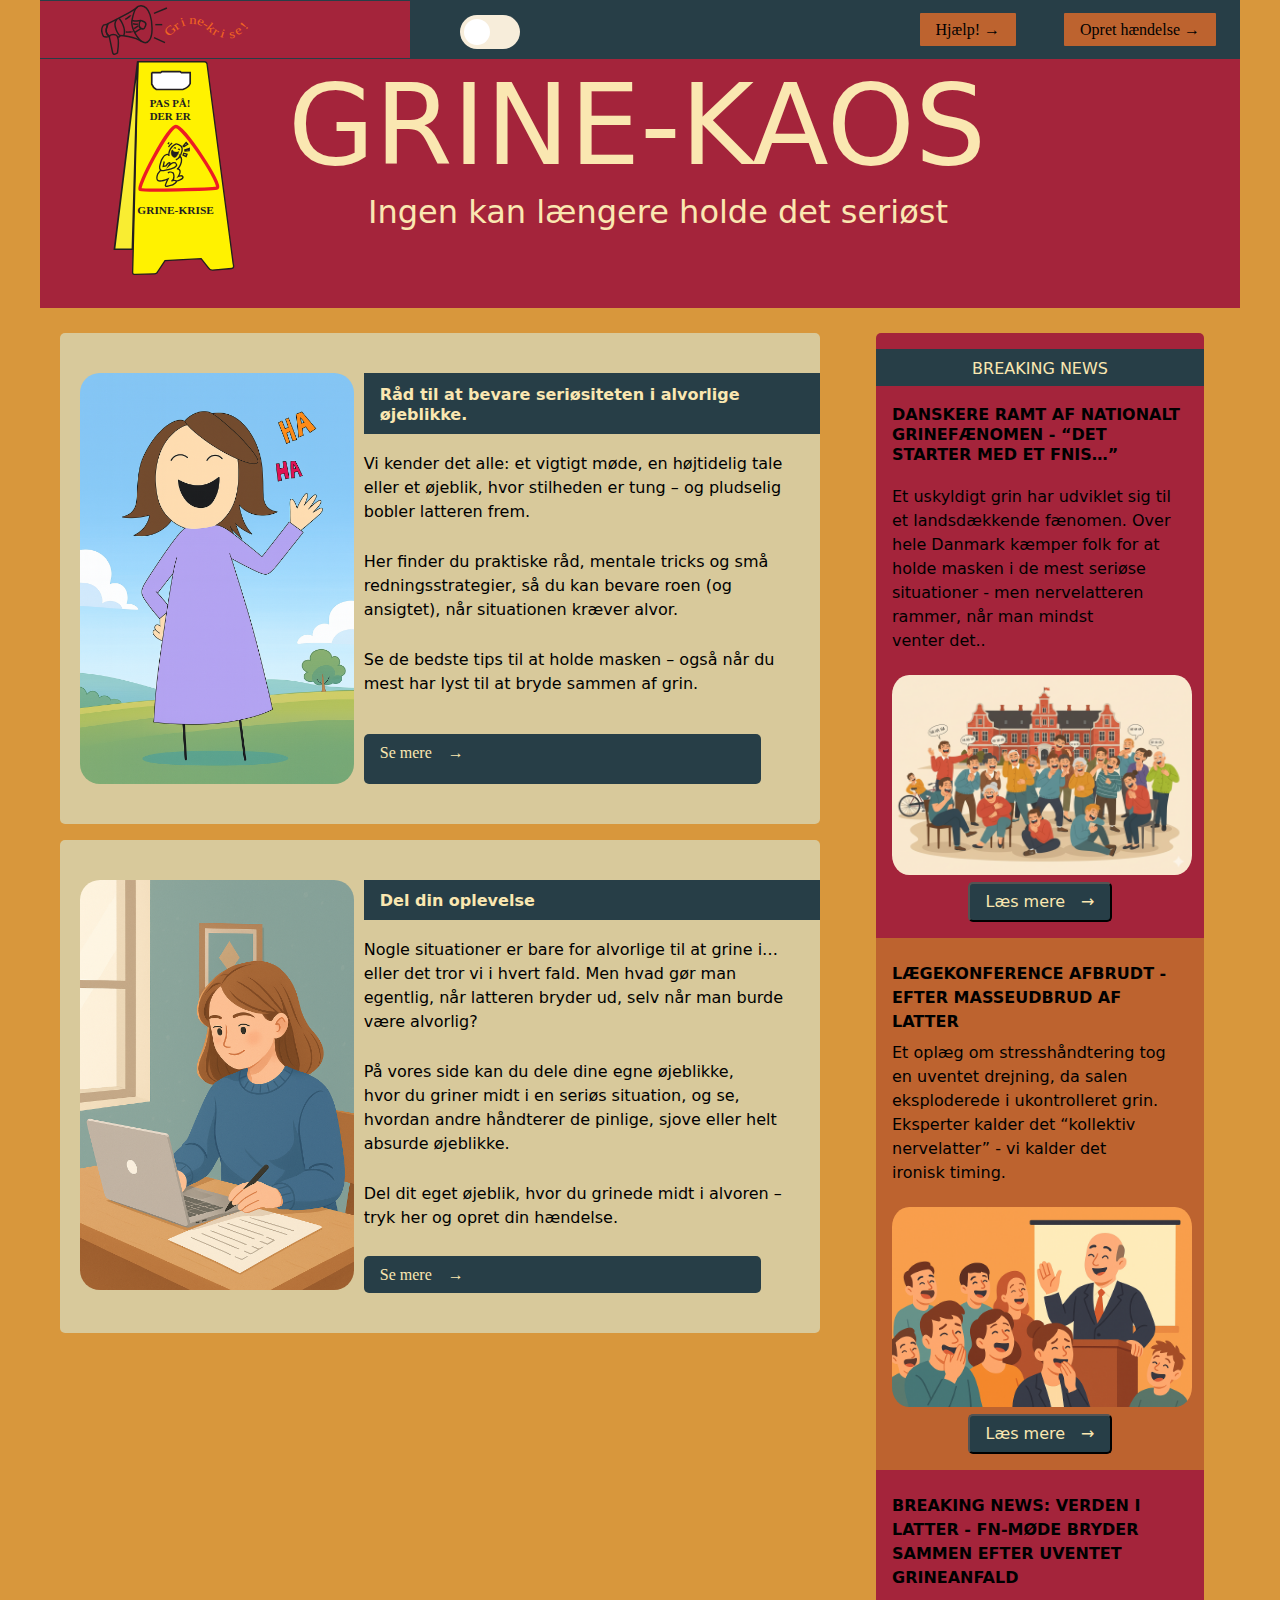
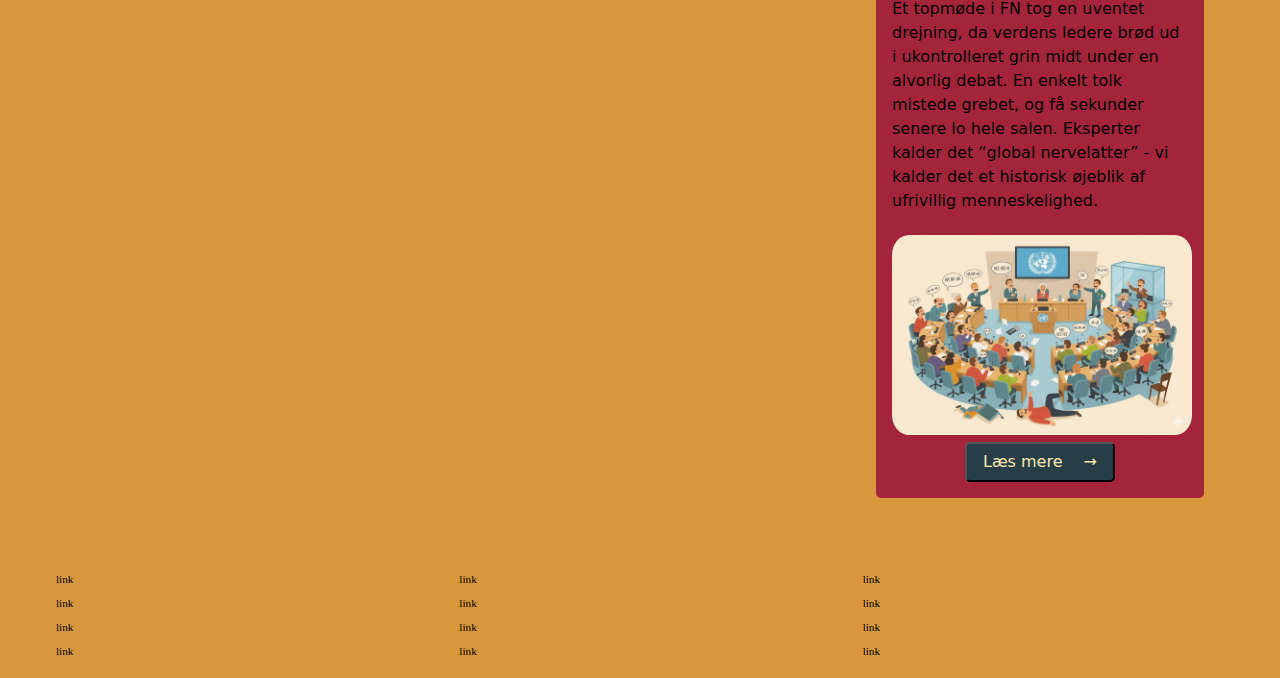
<file: index.html>
<!DOCTYPE html>
<html lang="en">

<head>
  <meta charset="UTF-8" />
  <meta http-equiv="X-UA-Compatible" content="IE=edge">
  <meta name="viewport" content="width=device-width, initial-scale=1.0">
  <link rel="stylesheet" href="css/reset.css">
  <link rel="stylesheet" href="css/custom.css">
  <link rel="stylesheet" href="css/fonts.css">
  <link rel="stylesheet" href="css/general.css">
  <link rel="stylesheet" href="css/layout.css">
  <link rel="stylesheet" href="css/burger.css">
  <link rel="stylesheet" href="css/cards.css">
  <link rel="stylesheet" href="css/infographic.css">
  <link rel="icon" type="image/png" href="img/fav.png">
  <title>Emergency Site</title>
</head>

<body id="frontpage">
  <header>
    <nav>
      <div id="logotype-wrapper" class="logo">
        <a href="index.html"> <img class="ogo" src="img/logo2.svg" alt="logo"> </a>
      </div>
      <label class="switch">
        <input id="theme-btn" type="checkbox">
        <span class="slider round"></span>
      </label>

      <ul class="menu">
        <li><a class="menuItem" href="instruction.html">Hjælp!</a></li>
        <li><a class="menuItem" href="register.html">Opret hændelse</a></li>
      </ul>
      <button class="burger">
        <span class="line"></span>
        <span class="line"></span>
        <span class="line"></span>
      </button>

    </nav>
  </header>
  <section id="main-disclamer">
    <div id="main-disclamer-content">
      <img class="skilt" src="img/logo-3.svg" alt="logo">
      <div>
        <h1 class="stor">GRINE-KAOS</h1>
        <p class="sub">Ingen kan længere holde det seriøst</p>
      </div>
    </div>
  </section>
  <main>
    <section id="daily">

      <!--Teaser 1 -->
      <article class="daily_card">
        <img class="teaser1" src="img/teaser1.png" alt="teaser_img" />
        <div class="daily_text">
          <h2 class="h1_teaser">Råd til at bevare seriøsiteten i alvorlige øjeblikke.</h2>
          <p>
            Vi kender det alle: et vigtigt møde, en højtidelig tale eller et øjeblik, hvor stilheden er tung – og
            pludselig bobler
            latteren frem.
          </p>
          <p>Her finder du praktiske råd, mentale tricks og små redningsstrategier, så du kan bevare roen (og ansigtet),
            når
            situationen kræver alvor.</p>
          <p>Se de bedste tips til at holde masken – også når du mest har lyst til at bryde sammen af grin.</p>
          <a href="instruction.html" class="cta_btn">Se mere</a>
        </div>
      </article>

      <!--Teaser 2 -->
      <article class="daily_card">
        <img class="teaser1" src="img/teaser2.png" alt="teaser_img">
        <div class="daily_text">
          <h2 class="h1_teaser">Del din oplevelse</h2>
          <p>
            Nogle situationer er bare for alvorlige til at grine i… eller det tror vi i hvert fald. Men hvad gør man
            egentlig, når
            latteren bryder ud, selv når man burde være alvorlig?
          </p>
          <p>På vores side kan du dele dine egne øjeblikke, hvor du griner midt i en seriøs situation, og se, hvordan
            andre håndterer
            de pinlige, sjove eller helt absurde øjeblikke.</p>
          <p>Del dit eget øjeblik, hvor du grinede midt i alvoren – tryk her og opret din hændelse.</p>
          <a href="register.html" class="cta_btn">Se mere</a>
        </div>
      </article>
    </section>

    <section id="breaking">

      <!--Artikel 1 -->
      <article class="news_card">
        <h2>DANSKERE RAMT AF NATIONALT GRINEFÆNOMEN - “DET STARTER MED ET FNIS…”</h2>
        <p>Et uskyldigt grin har udviklet sig til et landsdækkende fænomen. Over hele Danmark kæmper folk for at holde
          masken i de
          mest seriøse situationer - men nervelatteren rammer, når man mindst venter det..</p>
        <img class="b-1" src="img/artikel1.png" alt="news_img">

        <div popover id="popop">
          <h2>DANSKERE RAMT AF NATIONALT GRINEFÆNOMEN - “DET STARTER MED ET FNIS…”</h2>
          <img src="img/artikel1.png" alt="news_img">
          <p>København, onsdag — Der er udbrudt et mærkeligt, men højest genkendeligt fænomen i Danmark: folk kan
            ganske enkelt ikke
            lade være med at grine i de mest seriøse situationer.

            Det starter som et lille fnis. En undertrykt lyd i halsen. Men før man ved af det, kæmper man for ikke at
            sprutte midt i
            en tavs forsamling - og så er det for sent.</p>
          <h3>“Jeg kunne mærke, det kom snigende…”</h3>
          <p>29-årige Sofie fra Odense fortæller, at det hele gik galt under hendes venindes bryllup:
            “Præsten sagde noget helt normalt - men så lavede han en lille pause, og jeg ved ikke hvorfor, men min
            hjerne
            besluttede, at det var sjovt. Jeg prøvede at holde det inde, men så begyndte min næse at pive. Og så…
            grinede jeg.
            Højt.”
            Flere lignende hændelser er rapporteret over hele landet - ved møder, eksamener, hospitalssamtaler og
            endda under
            konfirmationer.</p>
          <h3>Eksperter: “En nervøs forsvarsmekanisme”</h3>
          <p>Ifølge adfærdsforsker Dr. Karen Vestergaard fra Aarhus Universitet er der en logisk forklaring bag det
            pinlige fænomen:
            “Når vi står i en alvorlig situation, kan hjernen blive så overbelastet, at den vælger at reagere på den
            mest upassende
            måde. Latteren fungerer som et slags nødudløb - desværre bare på det værst tænkelige tidspunkt.”</p>
          <h3>Et voksende samfundsproblem</h3>
          <p>De sociale medier flyder nu over med videoer og bekendelser fra danskere, der har “kommet til” at grine,
            mens de burde
            have holdt masken. Nogle kalder det “grinekrise”, andre “latterangst” - men de fleste kan bare nikke
            genkendende til
            følelsen af at få klumpen i halsen, forsøge at holde den inde, og ende med et undertrykt prust, der lyder
            som en defekt
            støvsuger.</p>
          <h3>“Vi skal turde tale om det”</h3>
          <p>Flere psykologer opfordrer nu til, at vi begynder at tale mere åbent om nervelatter.
            “Vi er et folkefærd, der tager os selv meget alvorligt,” siger Dr. Vestergaard. “Men nogle gange skal man
            bare
            acceptere, at kroppen reagerer - også når det ikke passer ind i stemningen.”</p>
          <h3>En uventet trøst</h3>
          <p>Selv om det kan føles som verdens ende at grine på det forkerte tidspunkt, peger forskerne på én positiv
            ting: det
            viser, at vi stadig har følelser - også når vi prøver at skjule dem.
            Så næste gang du står midt i en alvorlig situation og mærker latteren bygge sig op, så husk: du er ikke
            alene. Hele
            Danmark kæmper lige nu med det samme.</p>

          <button popovertarget="popup" id="close_btn1">LUK</button>
        </div>

        <button popovertarget="popup" class="cta_btn" id="cta_open1">Læs mere</button>
      </article>




      <!--Artikel 2 -->
      <article class="news_card">
        <h3>LÆGEKONFERENCE AFBRUDT - EFTER MASSEUDBRUD AF LATTER</h3>
        <p>Et oplæg om stresshåndtering tog en uventet drejning, da salen eksploderede i ukontrolleret grin. Eksperter
          kalder det
          “kollektiv nervelatter” - vi kalder det ironisk timing.</p>
        <img class="b-2" src="img/artikel2.png" alt="news_img">


        <div popover id="popup">
          <h2>LÆGEKONFERENCE AFBRUDT - EFTER MASSEUDBRUD AF LATTER</h2>
          <p>En ellers højtidelig lægekonference om stresshåndtering måtte i dag afbrydes, da flere deltagere pludselig
            brød ud i
            ukontrolleret latter midt under et oplæg om - ironisk nok - kontroltab.</p>
          <img src="img/artikel2.png" alt="news_img2">
          <h3>Aarhus, torsdag morgen</h3>
          <p>Ifølge øjenvidner begyndte det hele med et enkelt fnis på bagerste række, som hurtigt spredte sig som en
            bølge gennem
            salen. Foredragsholderen, overlæge Henrik Madsen, forsøgte tappert at fortsætte, men da han sagde ordene “vi
            skal tage
            vores følelser alvorligt”, brød salen sammen.
            “Det var som om nogen havde trykket på en knap,” fortæller en forvirret deltager. “Folk grinede, men ingen
            vidste
            hvorfor. Det var… smukt og frygteligt på samme tid.”</p>
          <h3>“Et klassisk eksempel på kollektiv nervelatter”</h3>
          <p>Adfærdsforsker Dr. Karen Vestergaard kalder hændelsen et “tekstbogseksempel” på nervelatter i flok.
            “Når én person slipper kontrollen, spejler andre det ubevidst. Hjernen tror, situationen er sjov, selvom den
            egentlig er
            alvorlig. Det bliver en kædereaktion - og så er der ingen vej tilbage.”
            Ifølge forskeren er netop konferencer, foredrag og ceremonier særligt udsatte:
            “Jo mere alvor, jo større risiko for latter. Det er en form for social kortslutning.”</p>
          <h3>Uheldigt - men ufarligt</h3>
          <p>Arrangørerne understreger, at ingen kom til skade, men at flere måtte forlade lokalet for at få vejret.
            “Det er svært
            at tale om stresshåndtering, når 200 mennesker griner ukontrolleret,” udtaler en talsmand tørt.</p>
          <h3>En nation på kanten af grin</h3>
          <p>Episoden føjer sig til en række nylige hændelser, hvor danskere har mistet kontrollen over deres grin i
            upassende
            situationer. Psykologer advarer nu om, at presset for at være alvorlig hele tiden faktisk kan øge risikoen
            for, at man
            bryder sammen i grin.
            “Jo mere du forsøger at holde masken, jo mere skriger din krop efter at bryde ud,” siger Dr. Vestergaard.
            “Det er lidt
            som at prøve at holde et nys inde - før eller siden eksploderer det.”</p>
          <h3>Hvad lærte vi?</h3>
          <p>Konferencen blev senere genoptaget, men arrangørerne indrømmer, at stemningen aldrig helt kom tilbage.
            “Det er svært at tale om følelsesmæssig kontrol, når halvdelen af salen stadig ryster af grin,” siger en
            deltager.
            Danmark står nu over for et nyt spørgsmål: Hvordan bevarer man roen i alvoren - når kroppen bare vil grine?
          </p>
          <button popovertarget="popup" id="close_btn2">LUK ARTIKLEN</button>
        </div>
        <button popovertarget="popup" class="cta_btn" id="cta_open2">Læs mere</button>
      </article>


      <!--Artikel 3 -->
      <article class=" news_card">
        <h3>BREAKING NEWS: VERDEN I LATTER - FN-MØDE BRYDER SAMMEN EFTER UVENTET GRINEANFALD</h3>
        <p>Et topmøde i FN tog en uventet drejning, da verdens ledere brød ud i ukontrolleret grin midt under en
          alvorlig debat. En
          enkelt tolk mistede grebet, og få sekunder senere lo hele salen. Eksperter kalder det “global nervelatter” -
          vi kalder
          det et historisk øjeblik af ufrivillig menneskelighed.</p>
        <img class="b-3" src="img/artikel3.png" alt="news_img">



        <div popover id="popup3">
          <h2>VERDEN I LATTER - FN-MØDE BRYDER SAMMEN EFTER UVENTET GRINEANFALD</h2>
          <p>Et ellers alvorligt topmøde i FN udviklede sig i går til en situation, ingen kunne have forudset. Midt i en
            tung debat
            om global krisestyring gik det pludselig galt - eller måske rettere sagt: sjovt.</p>
          <img src="img/artikel3.png" alt="artikel3">
          <h3>New York, tirsdag morgen</h3>
          <p>
            Ifølge flere øjenvidner begyndte det hele med et forsigtigt fnis fra en tolk, der efter sigende kæmpede med
            at oversætte
            en alt for alvorlig sætning. Det lille grin startede som en næsten uhørlig lyd - men som en lavine af
            nervøsitet spredte
            det sig i rækkerne, og på få sekunder sad nogle af verdens mest magtfulde mennesker og kæmpede for ikke at
            bryde sammen
            af grin.</p>
          <h3>“Det lød som en hoste - men vi vidste alle, hvad det var”</h3>
          <p>En anonym diplomat fortæller, at øjeblikket var umuligt at stoppe:
            “Først troede jeg, det var en hoste. Men så begyndte flere at fnise. Selv generalsekretæren sad og kæmpede
            med et smil.
            Da en repræsentant sagde ‘ha-ha’ i stedet for ‘her-her’, var det slut. Hele salen eksploderede.”
            Sikkerhedsvagter forsøgte uden held at dæmpe stemningen, men endte selv med at trække på smilebåndet. En
            journalist på
            stedet beskrev scenen som “et kollektivt sammenbrud af diplomatisk selvkontrol”.</p>
          <h3>Eksperter kalder det “global nervelatter”</h3>
          <p>Adfærdsforskere har hurtigt reageret på hændelsen og betegner episoden som global nervelatter - et sjældent
            fænomen,
            hvor mennesker i pressede situationer ubevidst spejler hinandens følelser.
            “Når man sidder i et rum fyldt med spænding og forventning, kan det mindste fnis få hele systemet til at
            kollapse,”
            forklarer den franske forsker Dr. Elise Moreau. “Hjernen opfatter latteren som et socialt signal – og så
            slipper
            kontrollen. Det er menneskets ældste form for emotionel smitte.”</p>
          <h3>Mødet måtte afbrydes</h3>
          <p>Ifølge FN's presseafdeling blev mødet midlertidigt afbrudt i 45 minutter, da flere delegationer havde svært
            ved at
            genvinde roen.
            “Vi har oplevet protester, tekniske fejl og afbrydelser før,” udtalte en talsmand, “men det her var første
            gang, nogen
            måtte forlade salen, fordi de grinede for meget.”
            Da mødet endelig blev genoptaget, var stemningen ifølge flere deltagere væsentligt mere afslappet.
            “Pludselig talte folk
            sammen på kryds og tværs. Der blev grinet, men også lyttet. Det var som om, verden lige havde trukket vejret
            for første
            gang,” siger en repræsentant fra Brasilien.</p>

          <button popovertarget="popup" id="close_btn3">LUK ARTIKLEN</button>

        </div>
        <button popovertarget="popup" class="cta_btn" id="cta_open3">Læs mere </button>
      </article>





    </section>
  </main>

  <footer>
    <nav class="some">
      <ul>
        <li><a href="">link</a></li>
        <li><a href="">link</a></li>
        <li><a href="">link</a></li>
        <li><a href="">link</a></li>
      </ul>
    </nav>
    <nav class="another">
      <ul>
        <li><a href="">link</a></li>
        <li><a href="">link</a></li>
        <li><a href="">link</a></li>
        <li><a href="">link</a></li>
      </ul>
    </nav>
    <nav class="yetanother">
      <ul>
        <li><a href="">link</a></li>
        <li><a href="">link</a></li>
        <li><a href="">link</a></li>
        <li><a href="">link</a></li>
      </ul>
    </nav>
  </footer>
  <script src="js/burger.js"></script>
  <script src="js/main.js"></script>
  <script src="dialog.js"></script>
  <script src="js/dark.js"></script>
</body>

</html>
</file>
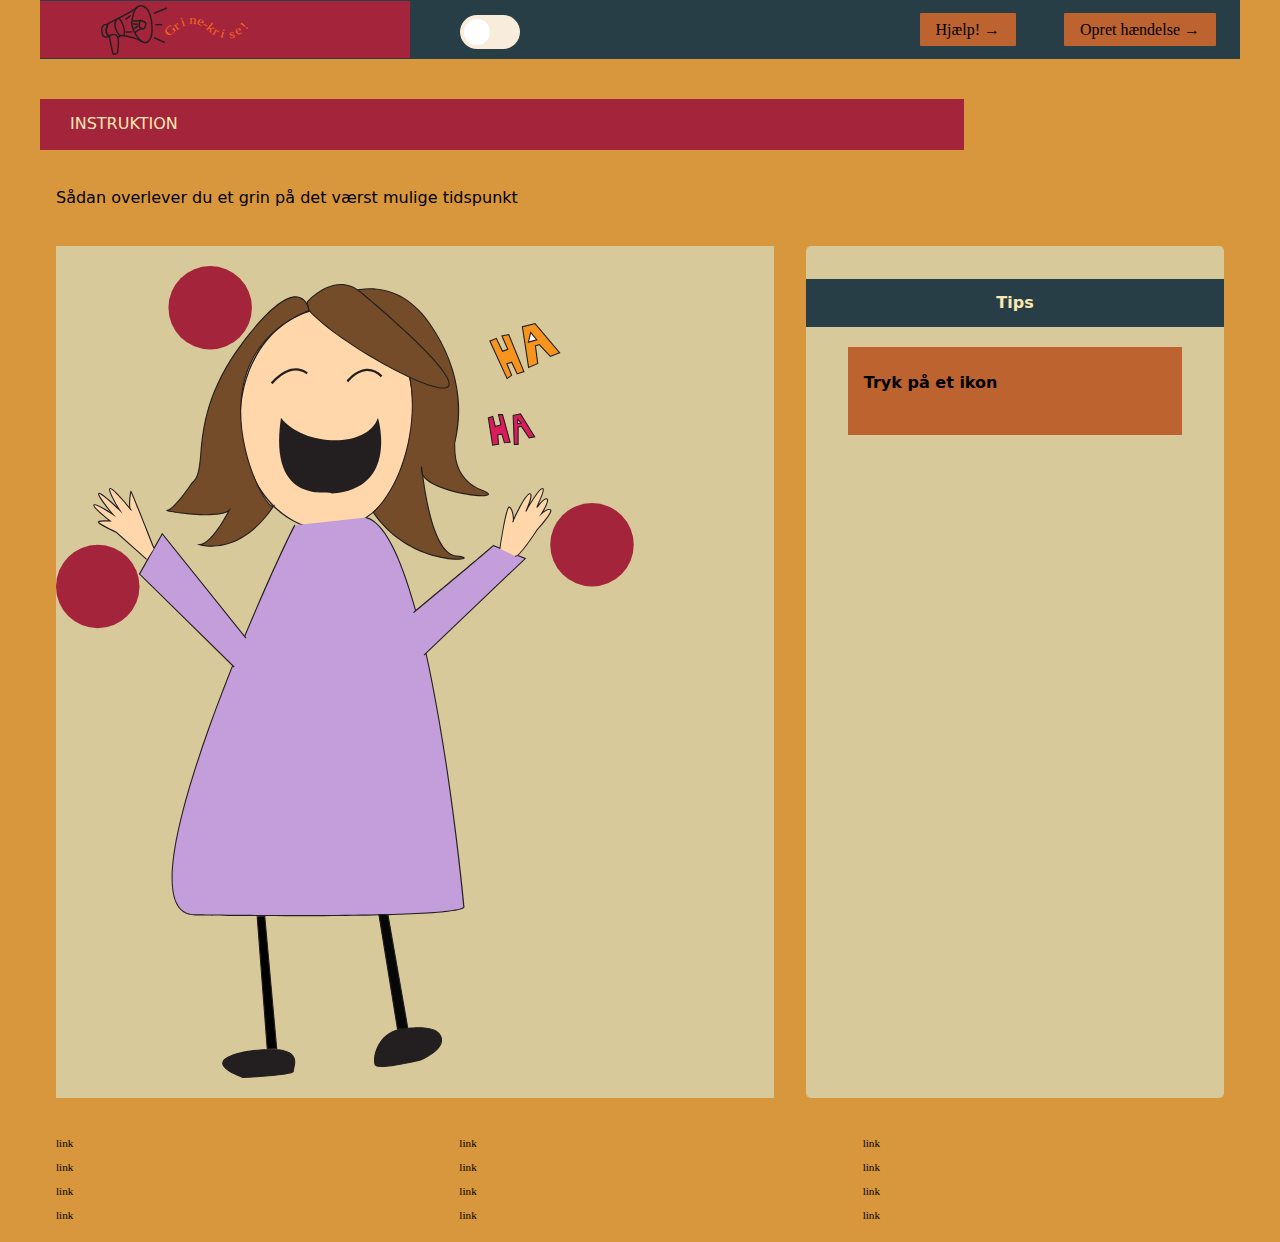
<file: instruction.html>
<!DOCTYPE html>
<html lang="en">

<head>
  <meta charset="UTF-8">
  <meta http-equiv="X-UA-Compatible" content="IE=edge">
  <meta name="viewport" content="width=device-width, initial-scale=1.0">
  <link rel="stylesheet" href="css/reset.css">
  <link rel="stylesheet" href="css/custom.css">
  <link rel="stylesheet" href="css/fonts.css">
  <link rel="stylesheet" href="css/general.css">
  <link rel="stylesheet" href="css/layout.css">
  <link rel="stylesheet" href="css/burger.css">
  <link rel="stylesheet" href="css/cards.css">
  <link rel="stylesheet" href="css/infographic.css">
  <link rel="icon" type="image/png" href="img/fav.png">
  <title>Emergency Site</title>
</head>

<body id="instruction">
  <header>
    <nav>
      <div id="logotype-wrapper" class="logo">
        <a href="index.html"> <img class="ogo" src="img/logo2.svg" alt="logo"> </a>
      </div>
      <label class="switch">
        <input id="theme-btn" type="checkbox">
        <span class="slider round"></span>
      </label>
      <ul class="menu">
        <li><a class="menuItem" href="instruction.html">Hjælp!</a></li>
        <li><a class="menuItem" href="register.html">Opret hændelse</a></li>
      </ul>
      <button class="burger">
        <span class="line"></span>
        <span class="line"></span>
        <span class="line"></span>
      </button>
    </nav>
  </header>

  <main>
    <h1>INSTRUKTION</h1>
    <p class="">Sådan overlever du et grin på det værst mulige tidspunkt</p>
    <section class="info-graphic">
      <svg xmlns="http://www.w3.org/2000/svg" viewBox="0 0 654.33 740.07">
        <g id="rentegning">
          <g>
            <path
              d="M325.79,139.42c-1,55.64-35.35,100.76-78.95,100.76-43.6,0-78.95-45.11-78.95-100.76,0-55.65,35.41-98.68,78.95-100.76,56.06-2.68,79.96,44.9,78.95,100.76Z"
              style="fill: #ffd7aa;" />
            <path
              d="M246.84,240.68c-43.81,0-79.45-45.43-79.45-101.26s34.89-99.13,79.43-101.26c21.34-1.02,39.01,5.1,52.49,18.18,18.05,17.52,27.64,47.03,26.99,83.09-1.02,56.78-35.92,101.25-79.45,101.25ZM251.33,39.05c-1.47,0-2.96.04-4.47.11-44.01,2.1-78.48,46.14-78.48,100.26s35.19,100.26,78.45,100.26,77.44-44.04,78.45-100.27h.5s-.5,0-.5,0c.64-35.78-8.83-65.02-26.69-82.35-12.32-11.96-28.21-18.01-47.27-18.01Z"
              style="fill: #231f20;" />
          </g>
          <path
            d="M197.39,107.64l-1.58-1.23c.17-.22,17.2-21.65,33.69-9.42l-1.19,1.61c-6.22-4.61-13.27-4.54-20.95.21-5.88,3.64-9.93,8.78-9.97,8.83Z"
            style="fill: #231f20;" />
          <path
            d="M266.4,105.86l-1.59-1.21c.32-.42,7.83-10.18,18.01-10.91,5.2-.37,10.13,1.7,14.64,6.16l-1.41,1.42c-4.08-4.03-8.47-5.91-13.09-5.59-9.27.66-16.5,10.03-16.57,10.12Z"
            style="fill: #231f20;" />
          <path
            d="M205.02,138.29c20.01,26.17,78.66,28.63,88.4,0,0,0,19.79,65.09-42.22,69.05.41-3.68-58.49,13.63-46.18-69.05Z"
            style="fill: #231f20;" />
          <g>
            <path
              d="M217.71,236.25c-1.61-.75-170.58,357.15-90.28,355.07,0,0,246.44,4.15,244.37-7.61,0,0-15.46-165.29-44.26-270.26-12.54-45.71-27.62-79.99-45.05-84.19"
              style="fill: #c49eda;" />
            <path
              d="M219.1,592.56c-47.07,0-87.72-.66-91.68-.73-8.9.21-15.21-3.93-18.73-12.36-13.5-32.31,16.15-123.29,43.4-193.91,29.21-75.7,63.44-147.93,65.22-149.64l.25-.24.36.12-.42.91.21-.45.31.38c-1.6,1.79-35.18,71.79-65.64,150.99-27.21,70.74-56.64,161.54-42.33,192.44,3.41,7.36,9.24,10.99,17.38,10.78.61.01,59.43.98,118.62.63,98.79-.59,122.57-4.27,125.12-7.26.18-.21.16-.35.15-.4-.16-1.69-15.79-166.49-44.25-270.21-14.24-51.92-29.28-80.12-44.68-83.83l.23-.97c15.78,3.8,31.06,32.25,45.41,84.54,14.88,54.25,26.13,124.87,32.94,174.56,7.38,53.83,11.29,95.37,11.33,95.79.05.25.02.71-.38,1.18-5.43,6.36-85.66,7.71-152.81,7.71Z"
              style="fill: #231f20;" />
          </g>
          <g>
            <path d="M325.82,315.92s72.8-60.45,72.8-61.14l29.07,11.77-92.37,88.14" style="fill: #c49eda;" />
            <path
              d="M335.68,355.04l-.69-.72,91.81-87.6-28.11-11.38c-1.98,1.96-12.84,11.39-72.55,60.96l-.64-.77c24.26-20.14,70.13-58.36,72.62-60.93v-.57l30.48,12.34-92.93,88.67Z"
              style="fill: #231f20;" />
          </g>
          <g>
            <polyline points="173.09 339.1 96.86 244 76.1 280.69 162.34 365.45" style="fill: #c49eda;" />
            <polygon
              points="161.99 365.8 75.47 280.78 96.79 243.11 97.25 243.69 173.48 338.78 172.7 339.41 96.93 244.89 76.72 280.61 162.69 365.09 161.99 365.8"
              style="fill: #231f20;" />
          </g>
          <g>
            <path
              d="M89.3,257.37s-20.59-52.42-20.99-52.02-2.53,16.23,0,16.76c0,0-17.03-21.02-19.16-19.16s8.91,19.56,8.91,19.56c0,0-17.29-17.03-19.02-15.17s13.04,19.29,13.04,19.29c0,0-15.57-10.78-17.43-8.91s14.77,14.63,14.77,14.63c0,0-10.91-.53-10.91,1.06s16.36,9.18,16.36,9.18l27.8,24.74"
              style="fill: #ffd7aa;" />
            <path
              d="M82.34,267.72l-27.75-24.7c-6.23-2.89-16.59-7.94-16.59-9.6,0-.17.05-.42.3-.66,1.11-1.06,6.64-1.05,9.58-.96-3.71-2.92-13.71-10.99-13.88-13.6-.03-.42.14-.68.29-.83.67-.67,2.42-.86,10.02,3.68,1.88,1.12,3.73,2.3,5.18,3.25-1.37-1.68-3.21-3.97-4.98-6.31-7.2-9.51-6.28-10.51-5.84-10.99.12-.13.35-.29.72-.3h.02c2.48,0,11.52,8.29,16.23,12.78-.96-1.63-2.16-3.71-3.29-5.82-4.59-8.56-4.31-10.42-3.55-11.09.14-.13.4-.27.8-.24,2.83.24,12.69,11.74,17.08,17.03-.42-4.67.65-13.77,1.25-14.37l.19-.19.27.05c.36.08.86.18,21.35,52.33l-.93.37c-7.18-18.27-17.77-44.95-20.35-50.76-.52,3.14-1.4,11.37-.51,14.12.33.41.58.71.72.89l.89,1.09-1.38-.29c-.48-.1-.86-.5-1.12-1.19-7.55-9.23-16.23-18.53-17.62-18.07-1.07.94,3.8,10.53,9.02,18.9l2.24,3.59-3.01-2.97c-7.77-7.65-16.98-15.62-18.34-15.16-.6,1.22,6.32,10.62,13.08,18.6l2.45,2.89-3.12-2.16c-8.25-5.71-15.94-9.81-16.79-8.97-.41,1.08,6.33,7.44,14.72,13.88l1.27.97-1.6-.08c-4.49-.22-9.6-.03-10.35.58.77,1.16,8.65,5.28,16.04,8.71l.12.08,27.8,24.74-.67.75Z"
              style="fill: #231f20;" />
          </g>
          <g>
            <path
              d="M404.47,257.88s5.62-38.43,8.56-38.08,4.67,11.68,3.37,13.32,10.81-25,15.14-25.52-3.46,16.18-3.46,16.18c0,0,11.76-20.93,15.14-20.93s-5.19,16.52-4.84,16.87,6.31-8.91,9-7.44-4.84,13.41-4.84,13.41c0,0,5.71-5.28,8.13-3.29s-12.2,17.99-12.2,17.99c0,0-17.39,27.16-19.98,23.79"
              style="fill: #ffd7aa;" />
            <path
              d="M419.09,264.96c-.41,0-.75-.17-1-.49l.79-.61c.05.06.1.1.23.09,2.75-.12,13.08-14.69,18.94-23.85,5.1-5.6,12.56-14.7,12.39-17.1-.01-.17-.07-.22-.09-.23-1.7-1.4-6.08,1.98-7.47,3.27l-2.78,2.57,2.02-3.2c1.67-2.65,5.88-10.03,5.29-12.31-.07-.26-.18-.35-.27-.4-1.54-.85-5.29,3.76-6.89,5.72-1.21,1.49-1.45,1.77-1.81,1.79h-.22s-.18-.16-.18-.16c-.33-.33-.29-.44,1.22-3.88,1.5-3.42,5.03-11.42,4.15-12.77-.02-.04-.05-.08-.17-.08-2.24,0-10.21,12.68-14.7,20.68l-.89-.46c2.36-5.06,5.67-13.69,4.5-15.3-.08-.1-.19-.21-.52-.17-3.19.38-12.18,18.69-14.33,23.84-.08.67-.23,1.19-.47,1.49-.27.34-.56.27-.68.22l-.35-.15.05-.45c.02-.17.19-.63.48-1.33.19-2.04-.3-6.24-1.5-9.12-.58-1.4-1.24-2.24-1.82-2.31-1.65.73-5.39,19.72-8.01,37.66l-.99-.14c.01-.1,1.43-9.73,3.18-19.19,3.63-19.57,5.12-19.41,5.93-19.32.99.12,1.88,1.1,2.63,2.92.8,1.93,1.4,4.82,1.57,7.21,3.19-7.08,10.74-21.92,14.19-22.33.78-.09,1.23.26,1.45.58,1.03,1.42-.11,5.57-1.51,9.38,3.86-6.37,9.39-14.72,11.79-14.72.43,0,.79.19,1.01.53,1.08,1.66-1.31,7.43-4.07,13.71-.12.26-.23.53-.35.79,2.86-3.49,5.78-6.65,7.8-5.54.37.2.63.56.75,1.02.58,2.23-2.15,7.51-3.97,10.67,2-1.42,4.86-2.93,6.58-1.52.18.15.41.44.45.94.26,3.6-11.28,16.34-12.59,17.78-1.53,2.4-15.51,24.06-19.68,24.24-.02,0-.04,0-.07,0Z"
              style="fill: #231f20;" />
          </g>
          <g>
            <polygon points="190.27 592.76 201.15 713.33 192.5 713.56 183.36 592.99 190.27 592.76"
              style="fill: #000000;" />
            <path
              d="M192.04,714.07l-9.22-121.56,7.9-.26,10.97,121.57-9.66.25ZM183.89,593.47l9.06,119.57,7.64-.2-10.79-119.57-5.92.19Z"
              style="fill: #231f20;" />
          </g>
          <g>
            <polygon points="302.56 591.43 320.84 695.89 311.24 695.48 294.27 591.02 302.56 591.43"
              style="fill: #070707;" />
            <path
              d="M321.44,696.42l-10.62-.45-17.14-105.48,9.3.46.07.39,18.39,105.08ZM311.67,695l8.57.36-18.11-103.46-7.27-.36,16.81,103.45Z"
              style="fill: #231f20;" />
          </g>
          <g>
            <path
              d="M193.18,714.32c-13.06-.44-37.87,3.92-40.92,10.88s18.28,14.36,18.28,14.36c0,0,46.14-2.18,45.7-5.66s8.27-17.41-14.36-19.59h-8.71Z"
              style="fill: #231f20;" />
            <path
              d="M170.48,740.07l-.09-.03c-.65-.22-15.86-5.56-18.51-11.62-.52-1.18-.54-2.33-.06-3.42,3.31-7.56,29.02-11.58,41.38-11.18h8.7c7.38.71,12.1,2.65,14.46,5.95,2.65,3.71,1.57,8.28.85,11.3-.28,1.18-.52,2.2-.45,2.77.02.18,0,.47-.25.76-2.8,3.33-41.52,5.25-45.93,5.46h-.1ZM191.27,714.79c-13.84,0-35.87,4.52-38.54,10.61-.36.83-.34,1.68.06,2.61,2.38,5.43,16.56,10.59,17.83,11.05,21.56-1.02,44.32-3.22,45.14-5.13-.1-.71.15-1.75.47-3.08.72-3.02,1.7-7.15-.69-10.49-2.15-3.01-6.76-4.87-13.69-5.54h-8.67c-.61-.02-1.25-.03-1.9-.03Z"
              style="fill: #231f20;" />
          </g>
          <g>
            <path
              d="M317.37,695.21s25.28-4.01,31.77,4.35c10.16,13.08-17.85,24.36-17.85,24.36,0,0-38.93,9.37-40.48,3.93-2.57-9.01,4.46-31.06,26.55-32.65"
              style="fill: #231f20;" />
            <path
              d="M297.01,730.03c-3.69,0-6.26-.56-6.68-2.04-1.39-4.87-.08-13.67,5.11-21.08,3.57-5.1,10.27-11.36,21.86-12.2,1.32-.21,25.66-3.91,32.23,4.54,2.12,2.73,2.8,5.61,2,8.54-2.55,9.44-19.34,16.3-20.06,16.59-4.9,1.18-24.1,5.64-34.47,5.64ZM330.4,694.76c-6.83,0-12.84.93-12.96.95h-.04c-11.21.81-17.68,6.85-21.13,11.78-5.01,7.15-6.29,15.59-4.97,20.23.55,1.92,11.86,2.47,39.88-4.28.1-.05,16.98-6.94,19.4-15.9.71-2.62.09-5.19-1.83-7.67-3.19-4.1-11.22-5.11-18.34-5.11Z"
              style="fill: #231f20;" />
          </g>
          <g>
            <polygon
              points="395.37 68.43 411.1 102.46 415.27 99.68 410.89 88.98 415.27 87.69 420.31 98.29 426.41 96.26 412.6 62.43 406.39 63.72 411.74 76.03 406.93 77.63 401.25 65.96 395.37 68.43"
              style="fill: #f7941d;" />
            <path
              d="M410.89,103.2l-16.2-35.04,6.8-2.84,5.69,11.7,3.88-1.29-5.38-12.37,7.22-1.49,14.17,34.7-7.03,2.34-5.04-10.61-3.45,1.01,4.33,10.57-5,3.33ZM396.04,68.69l15.27,33.04,3.35-2.23-4.44-10.84,5.33-1.56,5.02,10.58,5.17-1.72-13.45-32.94-5.2,1.08,5.33,12.25-5.75,1.92-5.66-11.64-4.97,2.08Z"
              style="fill: #231f20;" />
          </g>
          <g>
            <polygon
              points="425.01 55.37 430.69 92.51 439.04 88.87 436.9 72.82 440.43 71.64 450.49 82.45 458.94 79.13 436.57 52.59 425.01 55.37"
              style="fill: #f7941d;" />
            <path
              d="M430.29,93.23l-5.84-38.24,12.31-2.96,23.02,27.31-9.42,3.7-10.07-10.82-2.84.94,2.14,16.02-9.29,4.05ZM425.58,55.75l5.51,36.04,7.41-3.23-2.14-16.09,4.23-1.41,10.05,10.8,7.49-2.94-21.72-25.77-10.81,2.6Z"
              style="fill: #231f20;" />
          </g>
          <g>
            <polygon points="432.61 60.61 430.47 69.39 438.18 67.36 432.61 60.61" style="fill: #fff;" />
            <path d="M429.79,70.09l2.58-10.56,6.7,8.11-9.27,2.45ZM432.86,61.7l-1.71,6.99,6.14-1.62-4.43-5.37Z"
              style="fill: #231f20;" />
          </g>
          <g>
            <polygon
              points="393.99 138.44 397.92 163.14 403.34 162.45 402.54 153.91 406.35 153.22 408.66 161.07 413.85 160.6 406.92 135.43 403.23 135.43 405.42 144.67 400.34 146.29 398.03 137.17 393.99 138.44"
              style="fill: #da1c5c;" />
            <path
              d="M397.5,163.7l-4.07-25.61,4.96-1.56,2.31,9.12,4.13-1.31-2.23-9.4h4.71l7.19,26.11-6.2.55-2.3-7.81-2.92.53.81,8.57-6.39.82ZM394.55,138.78l3.78,23.8,4.46-.57-.81-8.52,4.7-.86,2.32,7.89,4.19-.37-6.67-24.22h-2.68l2.15,9.07-6.03,1.92-2.31-9.12-3.12.98Z"
              style="fill: #231f20;" />
          </g>
          <g>
            <polygon
              points="416.62 136.13 417.66 162.57 421.13 162.57 421.13 146.63 424.13 146.17 431.23 156.56 436.25 155.64 423.32 134.74 416.62 136.13"
              style="fill: #da1c5c;" />
            <path
              d="M421.62,163.07h-4.44l-1.08-27.34,7.46-1.54,13.5,21.82-6.06,1.11-7.1-10.4-2.27.35v16ZM418.14,162.07h2.48v-15.86l3.74-.57,7.09,10.38,3.98-.73-12.36-19.98-5.94,1.23,1,25.54Z"
              style="fill: #231f20;" />
          </g>
          <g>
            <polygon points="420.78 139.71 420.78 143.75 423.78 143.29 420.78 139.71" style="fill: #fff;" />
            <path d="M420.28,144.33v-6l4.45,5.31-4.45.69ZM421.28,141.08v2.08l1.55-.24-1.55-1.85Z"
              style="fill: #231f20;" />
          </g>
          <g>
            <path
              d="M234.95,40.27c.22-2.04,62.47-49.91,105.64,12.31,40.63,58.56,21.91,107.47,22.67,109.98s-3.43,30.75,24.93,41.8c28.36,11.05-54.78,3.02-55.15-18.13-.38-21.15,3.78,75.55,32.11,78.2,28.33,2.64-39.63,13.97-76.1-40.05,50.32-44.93,59.67-203.44-54.09-184.11Z"
              style="fill: #754c29;" />
            <path
              d="M365.78,267.73c-6.25,0-16.37-1.31-27.32-5.06-14.34-4.91-34.62-15.5-49.82-38.01l-.25-.36.33-.29c30.31-27.07,47.93-100.44,25.29-147.49-9.98-20.73-31.78-43.77-78.97-35.75l-.65.11.07-.66c.16-1.49,15.07-12.83,33.97-17.64,20.14-5.13,49.09-4.14,72.58,29.73,14.99,21.61,23.7,44.43,25.88,67.84,1.75,18.82-1.28,33.01-2.57,39.07-.32,1.51-.63,2.93-.57,3.22.12.4.13,1.2.15,2.53.09,7.31.36,29.54,24.49,38.94,5.87,2.29,6.39,3.52,6.19,4.35-.55,2.21-8.86,1.62-13.76,1.06-15.5-1.74-38.68-7.7-45.97-17.14,4.5,32.97,13.35,70.17,30.38,71.76,6.98.65,7.13,1.69,7.18,2.08.04.32-.08.76-.93,1.08-1.02.39-2.99.63-5.67.63ZM289.71,224.46c25.54,37.49,65.04,41.7,72.71,42.16,5.11.31,8.05-.14,8.82-.51-.42-.24-1.81-.78-6.14-1.18-14.61-1.36-25.22-26.51-31.56-74.77-.63-1.25-.98-2.56-1-3.92-.06-3.42-.06-3.49.5-3.53.55-.04.56-.04,1.13,4.47.11.88.22,1.77.34,2.65,5.07,9.69,28.95,16.52,46.4,18.48,9.27,1.04,12.55.24,12.68-.31,0,0,.07-.98-5.58-3.18-24.76-9.64-25.03-32.38-25.12-39.86-.01-1.06-.02-1.98-.11-2.26-.13-.44.04-1.29.55-3.71,7.88-36.93.09-72.64-23.15-106.13-15.55-22.41-35.19-32.99-58.38-31.46-22.39,1.49-41.48,14.38-45.59,18.14,46.87-7.45,68.65,15.68,78.69,36.53,10.28,21.36,13.02,50.79,7.51,80.75-5.25,28.58-17.47,53.82-32.71,67.63Z"
              style="fill: #231f20;" />
          </g>
          <g>
            <path
              d="M230.67,40.52c.09-.04-6.36-41.8-59.63,28.2-53.26,70-30.44,116.36-47.14,129.07,0,0-16.32,24.42-22.37,24.8s47.22,9.07,56.29,0c0,0-15.11,30.6-26.82,31.35,0,0,35.84,12.1,67.22-35.13-9,5.89-79.01-132.9,32.45-178.3Z"
              style="fill: #754c29;" />
            <path
              d="M141.73,255.84c-6.56,0-10.64-1.34-10.89-1.43l-2.4-.81,2.53-.16c9.63-.62,21.93-22.56,25.44-29.2-11.97,6.69-53.54.08-55.47-.98-.41-.23-.39-.54-.36-.67.1-.46.64-.49.93-.51,4.75-.3,17.48-17.84,21.98-24.58l.11-.12c5.92-4.51,6.76-13.76,7.92-26.56,2.08-23.04,5.23-57.87,39.13-102.41,23-30.23,40.3-43.77,51.42-40.27,7.67,2.42,9.1,12.24,9.1,12.34v.35s-.31.14-.31.14c-20.39,8.3-36.01,20.34-46.43,35.79-8.89,13.17-14.05,28.84-15.33,46.58-3.27,44.95,19.27,89.96,27.49,94.79.42.25,1,.49,1.37.25l2.04-1.33-1.35,2.03c-9,13.54-24.23,30.69-45.68,35.48-4.22.94-8.02,1.26-11.22,1.26ZM133.25,253.98c8.02,1.62,37.59,4.38,63.93-34.52-.34-.07-.72-.22-1.11-.45-8.35-4.91-31.27-50.41-27.98-95.73,2.82-38.85,24.27-67.57,62.02-83.07-.33-1.68-2.16-9.29-8.54-11.16-7.35-2.16-22.02,3.03-50.13,39.98-33.72,44.31-36.85,78.97-38.93,101.9-1.18,13.01-2.03,22.42-8.24,27.21-1.08,1.62-14.82,21.95-21.53,24.66,7.96,1.86,47.39,6.78,54.73-.56l2.15-2.15-1.34,2.72c-.58,1.18-13.61,27.32-25.01,31.18Z"
              style="fill: #231f20;" />
          </g>
          <g>
            <path d="M228.91,32.98s24.87-29.22,48.87-9.02c188.99,159-8.39,60.55-47.12,16.56l-1.76-7.54Z"
              style="fill: #754c29;" />
            <path
              d="M352.8,111.69c-11.35,0-36.51-11.9-57.49-23.78-28.56-16.17-54.08-34.64-65.02-47.07l-.08-.09-1.84-7.9.16-.19c.25-.3,25.47-29.36,49.58-9.08,38.29,32.21,83.37,73.08,80.68,84.8-.35,1.54-1.46,2.56-3.29,3.02-.78.2-1.68.29-2.69.29ZM231.12,40.28c24.06,27.22,107.43,74.37,124.12,70.15,1.46-.37,2.29-1.11,2.56-2.28,2.71-11.83-49.17-57.59-80.35-83.82-22.34-18.8-45.81,6.33-48,8.78l1.67,7.16Z"
              style="fill: #231f20;" />
          </g>
        </g>
        <g id="Hotspot">
          <circle id="_hotspotArmV_" data-name="&amp;lt;hotspotArmV&amp;gt;" cx="38.05" cy="292.08" r="38.05"
            style="fill: #a4243b" />
          <circle id="_hotspotHoved_" data-name="&amp;lt;hotspotHoved&amp;gt;" cx="140.52" cy="38.05" r="38.05"
            style="fill: #a4243b" />
          <circle id="_hotspotArmH_" data-name="&amp;lt;hotspotArmH&amp;gt;" cx="488.46" cy="254.03" r="38.05"
            style="fill:#a4243b" />
        </g>
      </svg>
    </section>


    <section class="info-text">
      <h2>Tips</h2>
      <article>
        <p class="placeholder"></p>
      </article>
      <aside id="efficiency" class="info-box"> <b>Tryk på et ikon</b></aside>
      <aside id="requirement" class="info-box"></aside>
    </section>
  </main>

  <footer>
    <nav class="some">
      <ul>
        <li><a href="">link</a></li>
        <li><a href="">link</a></li>
        <li><a href="">link</a></li>
        <li><a href="">link</a></li>
      </ul>
    </nav>
    <nav class="another">
      <ul>
        <li><a href="">link</a></li>
        <li><a href="">link</a></li>
        <li><a href="">link</a></li>
        <li><a href="">link</a></li>
      </ul>
    </nav>
    <nav class="yetanother">
      <ul>
        <li><a href="">link</a></li>
        <li><a href="">link</a></li>
        <li><a href="">link</a></li>
        <li><a href="">link</a></li>
      </ul>
    </nav>
  </footer>
  <script src="js/burger.js"></script>
  <script src="js/main.js"></script>
  <script src="js/dark.js"></script>
</body>

</html>
</file>
<file: css/custom.css>
:root {
  color-scheme: light;
  /* Colours */
  --color-bg: light-dark(#d8973c, #6f6c68);

  /* page background /*

  /* Header */
  --color-head-bg: #a4243b;

  /* Logotype */
  --color-logotype-bg: #a4243b;
  --color-text-logotype: #cc5803;
  --font-logotype-size: 1rem;

  /* Global menu */
  --color-menu-bg: #273e47;

  /* Links */
  --color-link-bg: #bd632f;
  --color-link-hover: #a4243b; /* used */
  --color-link-active: #a4243b; /* used */
  --border-radius-links: 1px;

  /* Headlines og rubrik */
  --font-h1-size: 7rem;
  --font-sub1-size: 2rem;
  --font-h2-size: 1rem;
  --font-h3-size: 1rem;
  --color-headline-bg: #273e47;
  --color-headline-text-page: #fae7b1;

  /* Tekst */
  --color-text: #000000;
  --color-text-inverted: #fae7b1;

  /*  Marginer */
  --margin-head-bottom: 5px;

  /* Borders */
  --border-radius: 5px;

  /* Cards */
  --color-card-bg: light-dark(#d8c99b, #c2c0b9);
  --color-cta-card-bg: #273e47;

  /* news-cards */
  --color-news-bg: #a4243b;
  --color-news-bg-inverted: #bd632f;
  --color-cta-newscard-bg: #273e47;
  --color-cta-newscard-bg-inverted: #273e47;

  /* Fonts */
  --font-family-sans: ui-sans-serif;
  /* --font-weight-light: 300;
  --font-weight-regular: 400;
  --font-weight-medium: 500;
  --font-weight-bold: 700; */

  /* Text sizes */
  --logotype-size: 1rem;
  --headline1-size: 2rem;
  --headline2-size: 1rem;
  --headline3-size: 1rem;
  --bodytext-size: 1rem;
  --cta-text-size: 1.5rem;
  --followup-text-size: 1rem;
  --form-submit-size: 1rem;

  /* Infographics */
  --color-info-bg: #d8c99b;
  --color-infobox-1-bg: #bd632f;
  --color-infobox-2-bg: #bd632f;
}

html.dark {
  color-scheme: dark;
}

/* The switch - the box around the slider */
.switch {
  position: relative;
  display: inline-block;
  width: 60px;
  height: 34px;
  margin-left: 50px;
  margin-bottom: 10px;
}

/* Hide default HTML checkbox */
.switch input {
  opacity: 0;
  width: 0;
  height: 0;
}

/* The slider */
.slider {
  position: absolute;
  cursor: pointer;
  top: 0;
  left: 0;
  right: 0;
  bottom: 0;
  background-color: rgb(247, 237, 218);
  -webkit-transition: 0.4s;
  transition: 0.4s;
  width: 60px;
}

.slider:before {
  position: absolute;
  content: "";
  height: 26px;
  width: 26px;
  left: 4px;
  bottom: 4px;
  background-color: white;
  -webkit-transition: 0.4s;
  transition: 0.4s;
}

input:checked + .slider {
  background-color: #bd632f;
}

input:focus + .slider {
  box-shadow: 0 0 1px #2196f3;
}

input:checked + .slider:before {
  -webkit-transform: translateX(26px);
  -ms-transform: translateX(26px);
  transform: translateX(26px);
}

/* Rounded sliders */
.slider.round {
  border-radius: 34px;
}

.slider.round:before {
  border-radius: 50%;
}

/* forms*/
#name {
  background-color: light-dark(#d8c99b, #c2c0b9);
  margin-left: 10px;
  margin-top: 5px;
  margin-bottom: 15px;
  border: none;
}
#age {
  background-color: light-dark(#d8c99b, #c2c0b9);
  margin-left: 10px;
  margin-top: 10px;
  margin-bottom: 15px;
  border: none;
}
#beskrivelse {
  background-color: light-dark(#d8c99b, #c2c0b9);
  margin-left: 10px;
  margin-top: 10px;
  margin-bottom: 15px;
  border: none;
}
#dato {
  background-color: light-dark(#d8c99b, #c2c0b9);
  margin-left: 10px;
  margin-top: 10px;
  margin-bottom: 15px;
  border: none;
}
#skala {
  background-color: light-dark(#d8c99b, #c2c0b9);
  margin-left: 10px;
  margin-top: 10px;
  margin-bottom: 15px;
}

#checkbox {
  display: flex;
  width: auto;
}

fieldset {
  background-color: #bd632f;
  margin-top: 20px;
  margin-bottom: 20px;
  border-color: none;
  border: none;
  border-radius: 5px;
}

label {
  display: block;
  margin-top: 15px;
  font-weight: bold;
}

input,
textarea {
  width: 600px;
  padding: 12px;
  margin-top: 5px;
  border: none;
  border-radius: 10px;
  background: #d9c99b;
  font-size: 1rem;
}
textarea {
  height: 120px;
  resize: none;
}

legend {
  padding-bottom: 15px;
  color: #d8c99b;
}

/* Slider styling */
input[type="range"] {
  width: 600px;
  margin-top: 10px;
}

/* Checkbox styling */
.checkboxP {
  display: flex;
}

.skilt {
  width: 200px;
}

#form-section {
  background-color: #273e47;
}

.forms_tekst {
  color: #d8c99b;
  font-size: 2rem;
}

/*Forms opsumering*/
#form-summary {
  background-color: #d9c99b;
}

/* Required */
.form-group:has(:user-invalid) {
  input {
    outline: 3px solid #f005;
    border-color: darkred;
    .error-message {
      display: block;
    }
  }
}
.form-group:has(:user-invalid) textarea {
  outline: 3px solid #f005;
  border-color: darkred;
}

/* Breaking news*/
[popover] {
  max-height: 90vh;
  max-width: 50ch;
  width: 90vw;
}

[popover] {
  opacity: 0;
  rotate: 360deg;
  transition: 0.5s allow-discrete;
}

:popover-open {
  opacity: 1;
  rotate: none;

  @starting-style {
    opacity: 0;
    rotate: -360deg;
  }
}

.b-1 {
  border-radius: 10%;
  max-width: 300px;
}

.b-2 {
  border-radius: 10%;
  max-width: 300px;
}

.b-3 {
  border-radius: 10%;
  max-width: 300px;
}

.h1_in {
  font-size: 200px;
}

.sub {
  padding-left: 5rem;
  padding-top: 20px;
}
.stor {
  padding-top: 80px;
}

#dialog1 {
  max-height: 90vh;
  max-width: 50ch;
  width: 90vw;
}

.opret {
  font-size: 3rem;
}

/*logo*/
.ogo {
  padding-left: 30px;
  padding-top: 40px;
  max-height: 90px;
  max-width: 300px;
}

.int_p {
  font: 5rem;
}

/* kanpper*/

#cta_open1 {
  color: #fae7b1;
}

#cta_open2 {
  color: #fae7b1;
}

#cta_open3 {
  color: #fae7b1;
}
#popup {
  background-color: #d8c99b;
}

#close_btn1 {
  background-color: #273e47;
  color: #fae7b1;
}

#close_btn2 {
  background-color: #273e47;
  color: #fae7b1;
}

#close_btn3 {
  background-color: #273e47;
  color: #fae7b1;
}

.cta_btn {
  background-color: #273e47;
  color: #fae7b1;
  font-size: 1rem;
}

.teaser1 {
  border-radius: 20px;
}

.h1_teaser {
  color: #fae7b1;
}
#submit_btn {
  color: #d9c99b;
  background-color: #bd632f;
}
</file>
<file: css/fonts.css>
@font-face {
  font-family: "Rubik";
  src: url("../fonts/Rubik-VariableFont_wght.woff2") format("woff2"), url("/fonts/Rubik-Regular.woff") format("woff");
  font-weight: var(--font-weight-regular);
  font-style: normal;
}

@font-face {
  font-family: "Rubik";
  src: url("../fonts/Rubik-VariableFont_wght.woff2") format("woff2");
  font-weight: var(--font-weight-bold);
  font-style: normal;
}

@font-face {
  font-family: "Rubik";
  src: url("../fonts/Rubik-VariableFont_wght.woff2") format("woff2");
  font-weight: var(--font-weight-light);
  font-style: normal;
}
@font-face {
  font-family: "Rubik";
  src: url("../fonts/Rubik-VariableFont_wght.woff2") format("woff2");
  font-weight: var(--font-weight-medium);
  font-style: normal;
}
</file>
<file: css/general.css>
html {
  font-family: var(--font-family-sans);
  color: var(--color-text);
  background-color: var(--color-bg);
}

header {
  height: min-content;
}

#main-disclamer {
  height: 225px;
  background-color: var(--color-head-bg);
  display: flex;
  justify-content: flex-start;
  align-items: center;
  padding-left: 2rem;
  padding-bottom: 2%;
  margin-bottom: var(--margin-head-bottom);
}

#main-disclamer-content {
  display: flex;
  column-gap: 1rem;
}

main section {
  padding: 20px;
  border-radius: var(--border-radius);
}

h1 {
  font-size: var(--font-h1-size);
  font-weight: var(--font-weight-bold);
  color: var(--color-text-inverted);
  margin: 5px 0;
  line-height: 1.3rem;
  text-align: left;
}

#instruction h1,
#register h1 {
  margin: 40px 0 20px 0;
  padding: 15px 30px;
  background-color: var(--color-head-bg);
  font-size: var(--font-h2-size);
}

#instruction p {
  grid-column: 1/-1;
  margin-bottom: 20px;
  font-size: var(--font-h2-size);
  line-height: 1.5rem;
}

.sub {
  font-size: var(--font-sub1-size);
  font-weight: var(--font-weight-light);
  color: var(--color-text-inverted);
}

h2 {
  font-size: var(--headline2-size);
}

h3 {
  font-size: var(--headline3-size);
}

main>h1 {
  width: calc(80% - 6rem);
}

/* NAVIGATION STRUCTURES */
header>nav {
  height: 100%;
  background-color: var(--color-menu-bg);
}

nav ul {
  list-style: none;
}

a {
  font-family: var(--font-family-sans);
}

nav a {
  text-decoration: none;
  color: var(--color-text);
}

/* Måske skal du lave en ny regel for logotype-wrapper, når du har lavet din logotype */
#logotype-wrapper {
  background-color: var(--color-logotype-bg);
  display: flex;
  justify-content: flex-start;
  align-items: center;
  height: 3.6rem;
}

#logotype-wrapper>a {
  color: var(--color-text-logotype);
  font-size: var(--font-logotype-size);
  font-weight: var(--font-weight-medium);
  width: max-content;
  margin-left: 1rem;
}

/* Global menu */
header nav li a {
  margin: 1.5rem;
  background-color: var(--color-link-bg);
  color: var(--color-text);
  font-size: var(--followup-text-size);
  padding: 0.5rem 1rem;
  border-radius: var(--border-radius-links);
}

/* Pilen efter menu-tekst */
header>nav li>a:after {
  content: " \2192";
}

/* Global menu hover effekt - Lav den om til det, du synes */
nav a:hover {
  background-color: var(--color-link-hover);
}

nav a:active {
  background-color: var(--color-link-active);
}

/* FOOTER */
footer a {
  font-size: 0.7rem;
}
</file>
<file: css/layout.css>
/* LAYOUT FOR MAIN CONTENT */
body {
  display: grid;
  grid-template-rows: auto 1fr auto;
  height: 100vh;
  max-width: 1200px;
  margin: 0 auto;
}
main {
  display: grid;
  row-gap: 1rem;
}
main > *:not(:first-child) {
  margin: 0 1rem;
}
main {
  grid-template-rows: min-content min-content 1fr min-content;
}
#instruction main {
  grid-template-rows: min-content min-content min-content 1fr min-content;
}
/* LAYOUT FOR HEADER AND FOOTER */
footer {
  display: grid;
  gap: 10px;
}
header nav,
footer nav {
  display: flex;
  justify-content: space-between;
  align-items: center;
}
header nav > * {
  flex: 1;
}
nav ul {
  display: flex;
  justify-content: flex-end;
}
header ul {
  height: 100%;
  width: clamp(175px, 50%, 300px);
}
footer ul {
  flex-direction: column;
  padding-left: 1rem;
}

/* LAYOUT FOR SECTIONS */
#daily,
#breaking {
  display: grid;
}
#daily {
  grid-template-rows: repeat(2, minmax(200px, min-content));
  gap: 1rem;
}
#breaking {
  grid-template-rows: repeat(auto-fit, minmax(50px, min-content));
  gap: 0;
}

@media (width > 600px) {
  #frontpage > main {
    grid-template-columns: 6fr 3fr;
    grid-template-rows: auto 1fr auto;
  }
  #instruction > main,
  #register > main {
    grid-template-columns: 5fr 3fr;
    grid-template-rows: auto auto 1fr auto;
  }

  .qr {
    order: 1;
  }

  h1 {
    grid-column: 1 / -1;
  }
  footer {
    grid-template-columns: 1fr 1fr 1fr;
  }
}
</file>
<file: css/burger.css>
.burger {
  width: 30px;
  height: 20px;
  cursor: pointer;
}

.burger .line {
  display: block;
  width: 100%;
  height: 2px;
  background-color: #333333;
  margin-bottom: 5px;
  transition: 0.2s linear;
}
.burger {
  display: none;
}
@media screen and (width < 800px) {
  .menu {
    display: none;
  }
  .logo {
    flex: 0 0 50vw;
  }
  .burger {
    display: block;
    background-color: transparent;
    border: 0;
    flex: 0 0 auto;
    margin: 0 20px;
  }
  .burger.active .line:nth-child(1) {
    transform: rotate(45deg) translate(5px, 5px);
    transition: 0.2s linear;
  }
  .burger.active .line:nth-child(2) {
    opacity: 0;
    transition: 0.15s linear;
  }
  .burger.active .line:nth-child(3) {
    transform: rotate(-45deg) translate(5px, -5px);
    transition: 0.2s linear;
  }
  nav.active .menu {
    display: block;
    background-color: var(--color-menu-bg);
    position: absolute;
    top: 3.6rem;
    right: 0;
    width: clamp(200px, 50vw, 400px);
    z-index: 1;
    opacity: 0.8;
  }
  header > nav li > a:after {
    content: "";
  }
  nav.active .menu li {
    margin: 40px 20px;
    text-align: right;
  }
  nav.active .menu a {
    font-size: 24px;
  }
}
</file>
<file: css/cards.css>
.daily_card {
  background-color: var(--color-card-bg);
  display: grid;
  grid-template-columns: 3fr 5fr;
  gap: 10px;
  padding: 40px 0 40px 20px;
  border-radius: var(--border-radius);
  height: minmax(200px, min-content);
}
.daily_text {
  display: grid;
  grid-template-rows: repeat(3, min-content);
  gap: 10px;
}
.daily_text h2 {
  background-color: var(--color-headline-bg);
  color: var(--color-text-inverted);
  padding: calc(1.1rem / 1.5) 0 calc(1.1rem / 2) 1rem;
  margin: 0 0 0.5rem 0;
}
.daily_text p {
  padding-right: 2rem;
  margin: 0 0 1rem 0;
}
.daily_text .cta_btn {
  justify-self: left;
  width: 80%;
}
.daily_img {
  width: 100%;
  height: 100%;
  object-fit: cover;
}
.news_card {
  background-color: var(--color-news-bg);
  display: grid;
  grid-template-rows: repeat(min-content);
  gap: 0.4rem;
  padding: 1rem 0;
  height: minmax(300px, min-content);
}
.news_card:nth-child(2n) {
  background-color: var(--color-news-bg-inverted);
}
.news_card > * {
  padding: 0 1rem;
}
.news_card h3 {
  margin: 0.5rem 0 0 0;
}
.news_card p {
  margin: 0 0 1rem 0;
}
.news_card:first-child:before {
  content: "BREAKING NEWS";
  background-color: var(--color-headline-bg);
  color: var(--color-headline-text-page);
  font-size: var(--font-h3-size);
  font-weight: var(--font-weight-medium);
  text-align: center;
  line-height: 1rem;
  padding: calc(1.1rem / 1.5) 0 calc(1.1rem / 2) 0;
}
.news_card:first-child {
  border-radius: var(--border-radius) var(--border-radius) 0 0;
}
.news_card:last-child {
  border-radius: 0 0 var(--border-radius) var(--border-radius);
}

.news_card .cta_btn {
  justify-self: center;
}
.cta_btn {
  display: inline-block;
  padding: 0.4rem 1rem;
  background-color: var(--color-cta-card-bg);
  color: var(--color-text-inverted);
  text-decoration: none;
  width: max-content;
  border-radius: var(--border-radius);
}
.news_card .cta_btn {
  background-color: var(--color-cta-newscard-bg);
}
.news_card:nth-of-type(2n) .cta_btn {
  background-color: var(--color-cta-newscard-bg-inverted);
  color: var(--color-text);
}
.cta_btn:after {
  content: "\2192";
  margin-left: 1rem;
}

::backdrop {
  backdrop-filter: blur(5px);
}
</file>
<file: css/infographic.css>
#head-txt {
  fill: rgb(54, 54, 54);
}
.info-graphic,
.info-text {
  background-color: var(--color-info-bg);
  padding: 20px 0;
}
.info-graphic {
  border-radius: 0;
  margin: 60px auto 80px auto;
}
.info-text h2 {
  line-height: 3rem;
  text-align: center;
  background-color: var(--color-headline-bg);
  color: var(--color-headline-text-page);
  margin-bottom: 1rem;
}
.info-text h3 {
  font-size: 0.8rem;
  line-height: 0.8rem;
  font-weight: 600;
  margin: 0;
  padding: 0;
}
.info-text > *:not(:first-child) {
  margin: 0 clamp(1rem, 10%, 7rem);
}
.info-text p {
  font-size: 0.8rem;
  line-height: 1.3;
  margin: 0 0 1.2rem 0;
  padding: 0;
}
.info-box {
  padding: 1.5rem 1rem 0.5rem 1rem;
  background-color: var(--color-infobox-1-bg);
}
.info-box:nth-of-type(2n) {
  background-color: var(--color-infobox-2-bg);
}

.fadeIN {
  animation: fadeIn_kf 1s linear;
}

@keyframes fadeIn_kf {
  from {
    opacity: 0;
  }
  to {
    opacity: 1;
  }
}

.rotate {
  animation: rotate_tf 5s infinite;
}

@keyframes rotate_tf {
  0% {
    transform: rotate(0deg);
  }
  50% {
    transform: rotate(180deg);
  }
  100% {
    transform: rotate(360deg);
  }
}
</file>
